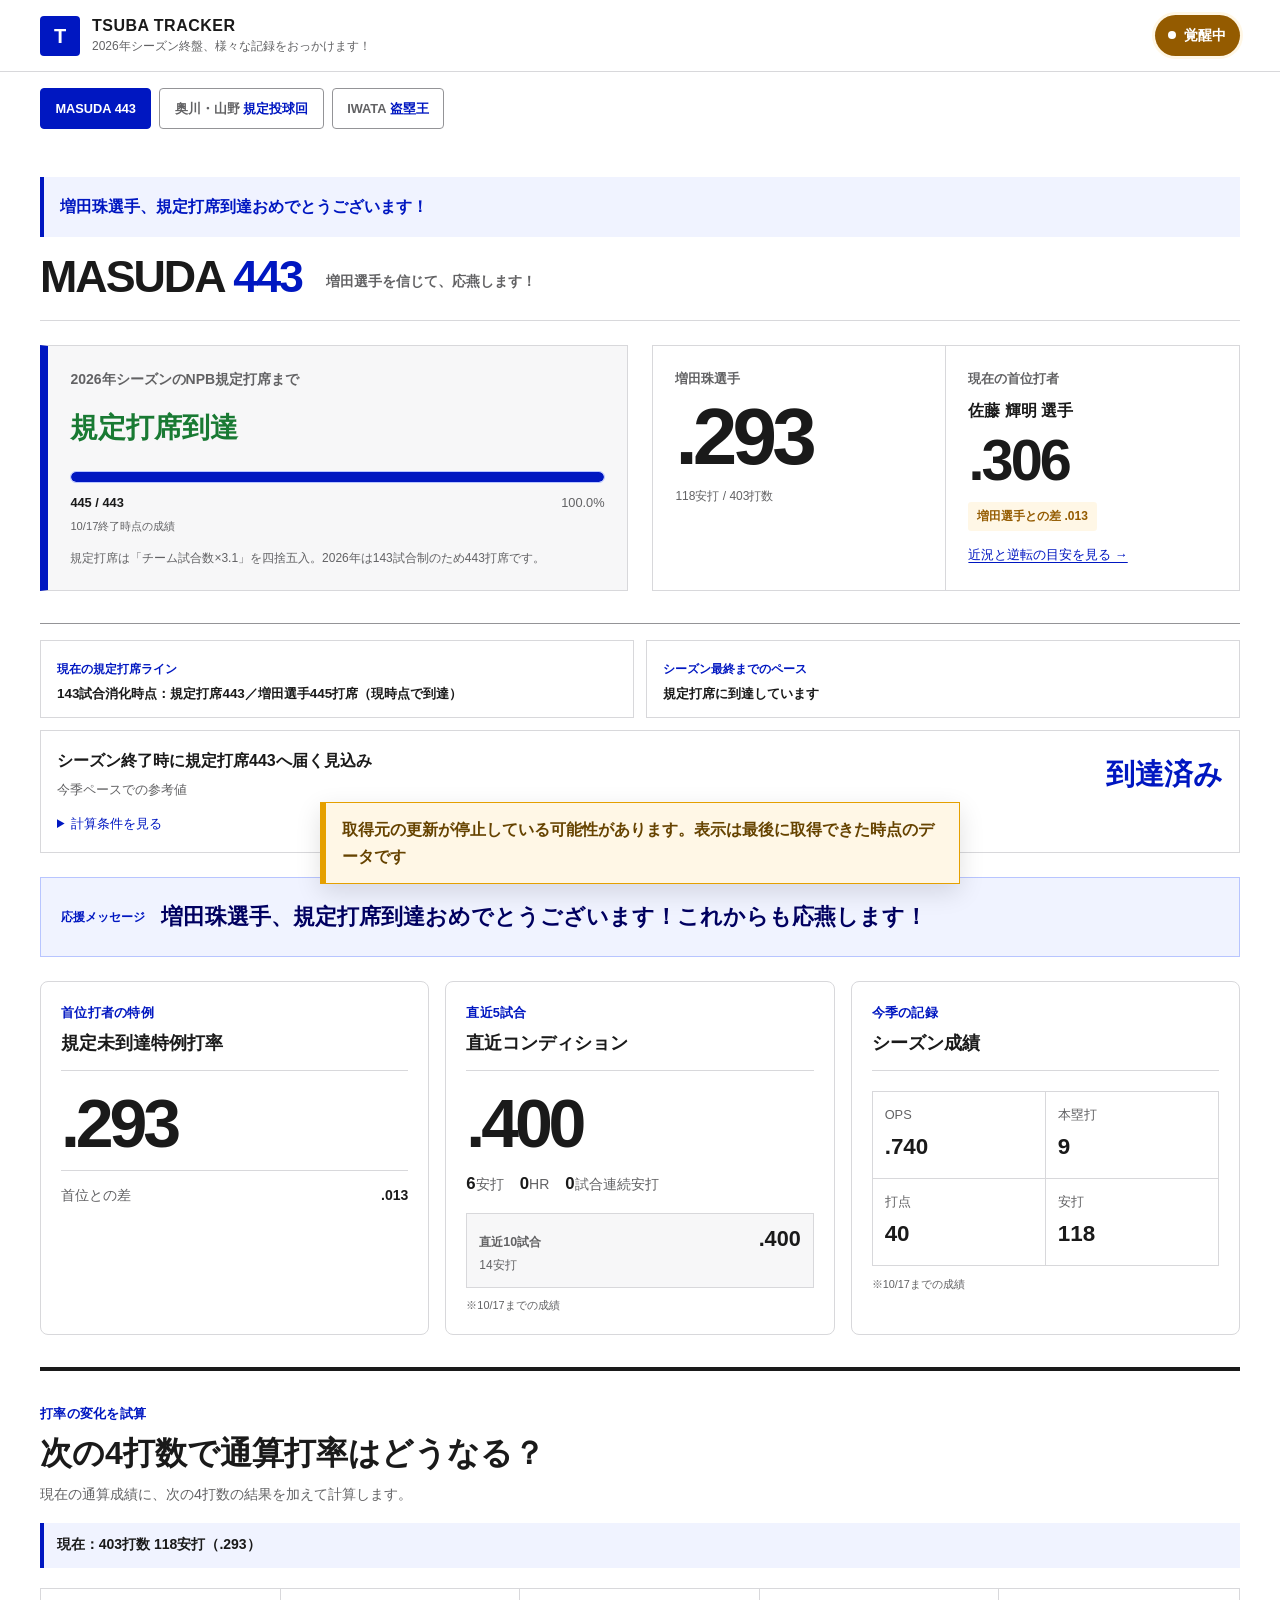
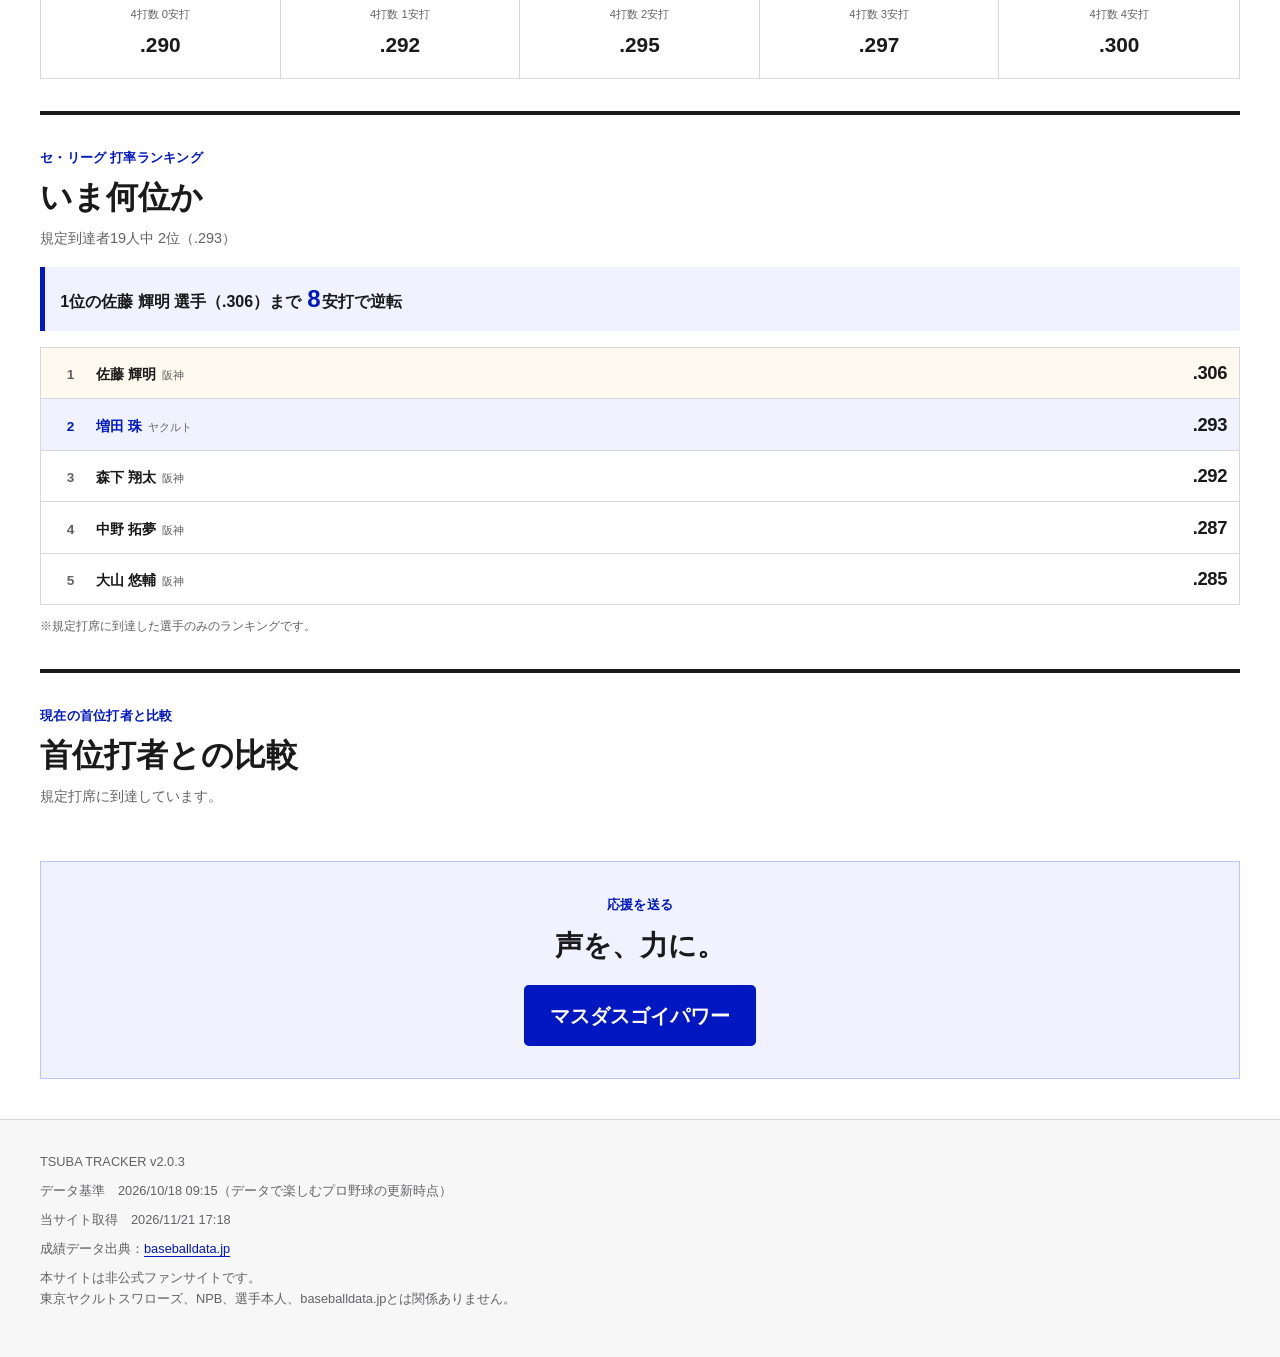
<file: index.html>
<!doctype html>
<html lang="ja">
<head>
  <meta charset="utf-8">
  <meta name="viewport" content="width=device-width, initial-scale=1">
  <meta name="theme-color" content="#ffffff">
  <meta name="description" content="2026年シーズン、増田珠選手の規定打席443到達と首位打者争いを追う非公式応援ダッシュボード。">
  <title>MASUDA 443｜TSUBA TRACKER</title>
  <link rel="icon" type="image/svg+xml" href="data:image/svg+xml,%3Csvg xmlns='http://www.w3.org/2000/svg' viewBox='0 0 64 64'%3E%3Crect width='64' height='64' rx='8' fill='%230017c1'/%3E%3Cpath d='M14 17h36v9H36v21h-8V26H14z' fill='white'/%3E%3C/svg%3E">
  <link rel="stylesheet" href="style.css?v=2.0.3">
  <script src="app.js?v=2.0.3" defer></script>
</head>
<body class="mode-normal">
  <div class="ambient" aria-hidden="true"></div>
  <header class="site-header">
    <a class="brand" href="#top" aria-label="TSUBA TRACKER トップ">
      <span class="brand-mark">T</span>
      <span><strong>TSUBA TRACKER</strong><small>2026年シーズン終盤、様々な記録をおっかけます！</small></span>
    </a>
    <p class="header-status"><span class="status-dot"></span><span id="header-status">データ読込中</span></p>
  </header>

  <nav class="counter-tabs" aria-label="カウンター切替">
    <a href="./" class="is-current" aria-current="page">MASUDA <b>443</b></a>
    <a href="pitchers.html">奥川・山野 <b>規定投球回</b></a>
    <a href="steals.html">IWATA <b>盗塁王</b></a>
  </nav>

  <main id="top">
    <p id="masuda-celebration" class="achievement-message" hidden>増田珠選手、規定打席到達おめでとうございます！</p>
    <section class="scoreboard" aria-labelledby="page-title">
      <div class="scoreboard-copy">
        <p class="eyebrow">規定打席への道</p>
        <h1 id="page-title">MASUDA <span>443</span></h1>
        <p class="creed">増田選手を信じて、応燕します！</p>
      </div>

      <div class="qualification" aria-label="規定打席への進捗">
        <p class="counter-label">2026年シーズンのNPB規定打席まで</p>
        <div id="remaining-block" class="remaining-block">
          <span>あと</span><strong id="remaining-pa">--</strong><span>打席</span>
        </div>
        <p id="reached-label" class="reached-label" hidden>規定打席到達</p>
        <div class="progress-track" role="progressbar" aria-label="規定打席進捗" aria-valuemin="0" aria-valuemax="443" aria-valuenow="0">
          <span id="progress-bar"></span>
        </div>
        <div class="progress-meta"><strong id="pa-progress">--- / 443</strong><span id="progress-percent">--%</span></div>
        <p id="data-basis" class="data-basis" hidden></p>
        <p class="regulation-note">規定打席は「チーム試合数×3.1」を四捨五入。2026年は143試合制のため443打席です。</p>
      </div>

      <div class="first-view-stats">
        <article class="primary-stat">
          <p class="stat-label">増田珠選手</p>
          <strong id="masuda-avg" class="big-average">.---</strong>
          <p id="masuda-detail" class="stat-note">---安打 / ---打数</p>
        </article>
        <article class="leader-stat">
          <p class="stat-label">現在の首位打者</p>
          <strong id="leader-name">---</strong>
          <span id="leader-avg">.---</span>
          <p id="leader-gap" class="gap-chip">増田選手との差 .---</p>
          <a class="race-link" href="#race-title">近況と逆転の目安を見る →</a>
        </article>
      </div>
    </section>

    <section class="pace-summary" aria-label="規定打席への現在地">
      <article>
        <span>現在の規定打席ライン</span>
        <p id="current-qualification">消化試合数に応じた規定打席を計算中</p>
      </article>
      <article>
        <span>シーズン最終までのペース</span>
        <p id="required-pace">残り試合あたりの必要打席数を計算中</p>
      </article>
    </section>

    <section class="qualification-outlook" aria-labelledby="qualification-outlook-title">
      <div class="outlook-heading">
        <div><h2 id="qualification-outlook-title">シーズン終了時に規定打席443へ届く見込み</h2><p id="qualification-outlook-sub">今季ペースでの参考値</p></div>
        <strong id="qualification-chance" aria-live="polite">計算中</strong>
      </div>
      <details><summary>計算条件を見る</summary><p id="qualification-conditions">データを読み込んでいます。</p></details>
    </section>

    <section id="live-strip" class="live-strip" aria-live="polite" hidden>
      <p class="live-index" id="live-title">速報・確定反映待ち</p>
      <p id="live-line" class="live-line">--</p>
      <p id="live-note" class="live-note"></p>
      <ul id="live-entries" class="live-entries"></ul>
      <p class="live-caution">※管理人が観戦しながら手入力した暫定値です。取得元の確定成績への反映を確認したら、この欄は消えます。更新が遅れている場合は対象日の速報を保持します。</p>
    </section>

    <section class="message-strip" aria-live="polite">
      <span class="message-index">応援メッセージ</span>
      <p id="main-message">増田選手の一打を待っています。</p>
    </section>

    <section class="dashboard-grid" aria-label="現在のコンディション">
      <article class="panel adjusted-panel">
        <div class="panel-heading"><p class="eyebrow">首位打者の特例</p><h2>規定未到達特例打率</h2></div>
        <strong id="adjusted-avg" class="panel-value">.---</strong>
        <p id="adjusted-note" class="panel-note">不足打席をすべて凡退扱いした場合</p>
        <div class="panel-footer"><span id="adjusted-state">首位との差</span><strong id="adjusted-gap">.---</strong></div>
      </article>

      <article class="panel recent-panel">
        <div class="panel-heading"><p class="eyebrow">直近5試合</p><h2>直近コンディション</h2></div>
        <strong id="last5-avg" class="panel-value">.---</strong>
        <div class="recent-numbers">
          <span><strong id="last5-hits">-</strong>安打</span>
          <span><strong id="last5-hr">-</strong>HR</span>
          <span><strong id="hit-streak">-</strong>試合連続安打</span>
        </div>
        <div class="last10-summary"><span>直近10試合</span><strong id="last10-avg">.---</strong><small id="last10-hits">--安打</small></div>
        <p id="recent-basis-note" class="basis-note"></p>
      </article>

      <article class="panel season-panel">
        <div class="panel-heading"><p class="eyebrow">今季の記録</p><h2>シーズン成績</h2></div>
        <dl class="stat-list">
          <div><dt>OPS</dt><dd id="season-ops">.---</dd></div>
          <div><dt>本塁打</dt><dd id="season-hr">--</dd></div>
          <div><dt>打点</dt><dd id="season-rbi">--</dd></div>
          <div><dt>安打</dt><dd id="season-hits">---</dd></div>
        </dl>
        <p id="season-basis-note" class="basis-note"></p>
      </article>
    </section>

    <section class="sim-section" aria-labelledby="quick-sim-title">
      <div class="section-heading"><p class="eyebrow">打率の変化を試算</p><h2 id="quick-sim-title">次の4打数で通算打率はどうなる？</h2><p>現在の通算成績に、次の4打数の結果を加えて計算します。</p></div>
      <p id="quick-sim-context" class="quick-sim-context">現在の通算成績を読み込んでいます。</p>
      <div id="quick-sim" class="quick-sim" aria-live="polite"></div>
    </section>

    <section class="sim-section average-race" aria-labelledby="race-board-title">
      <div class="section-heading">
        <p class="eyebrow">セ・リーグ 打率ランキング</p>
        <h2 id="race-board-title">いま何位か</h2>
        <p id="race-board-lead">順位を読み込んでいます。</p>
      </div>
      <p id="race-board-next" class="board-next"></p>
      <ol id="race-board" class="board-list" aria-live="polite"></ol>
      <p class="board-note">※規定打席に到達した選手のみのランキングです。</p>
    </section>

    <section class="sim-section title-race" aria-labelledby="race-title">
      <div class="section-heading">
        <p class="eyebrow">現在の首位打者と比較</p>
        <h2 id="race-title">首位打者との比較</h2>
        <p id="race-assumption">残り打席をもとに計算しています。</p>
      </div>
      <p id="race-assumption-note" class="race-assumption-note">※四球・死球・犠打などは打数に含まれないため</p>
      <div id="race-compare" class="race-compare" aria-live="polite"></div>
    </section>

    <section class="cheer-section" aria-labelledby="cheer-title">
      <p class="eyebrow">応援を送る</p>
      <h2 id="cheer-title">声を、力に。</h2>
      <button id="cheer-button" class="cheer-button" type="button">マスダスゴイパワー</button>
      <div id="cheer-layer" class="cheer-layer" aria-hidden="true"></div>
    </section>
  </main>

  <footer>
    <p class="site-version">TSUBA TRACKER v2.0.3</p>
    <p>データ基準　<time id="source-updated-at-foot">----</time>（データで楽しむプロ野球の更新時点）</p>
    <p>当サイト取得　<time id="updated-at">----</time></p>
    <p>成績データ出典：<a href="https://baseballdata.jp/" target="_blank" rel="noopener noreferrer">baseballdata.jp</a></p>
    <p>本サイトは非公式ファンサイトです。<br>東京ヤクルトスワローズ、NPB、選手本人、baseballdata.jpとは関係ありません。</p>
  </footer>

  <div id="load-error" class="load-error" role="alert" hidden>データ更新待ち</div>
</body>
</html>
</file>
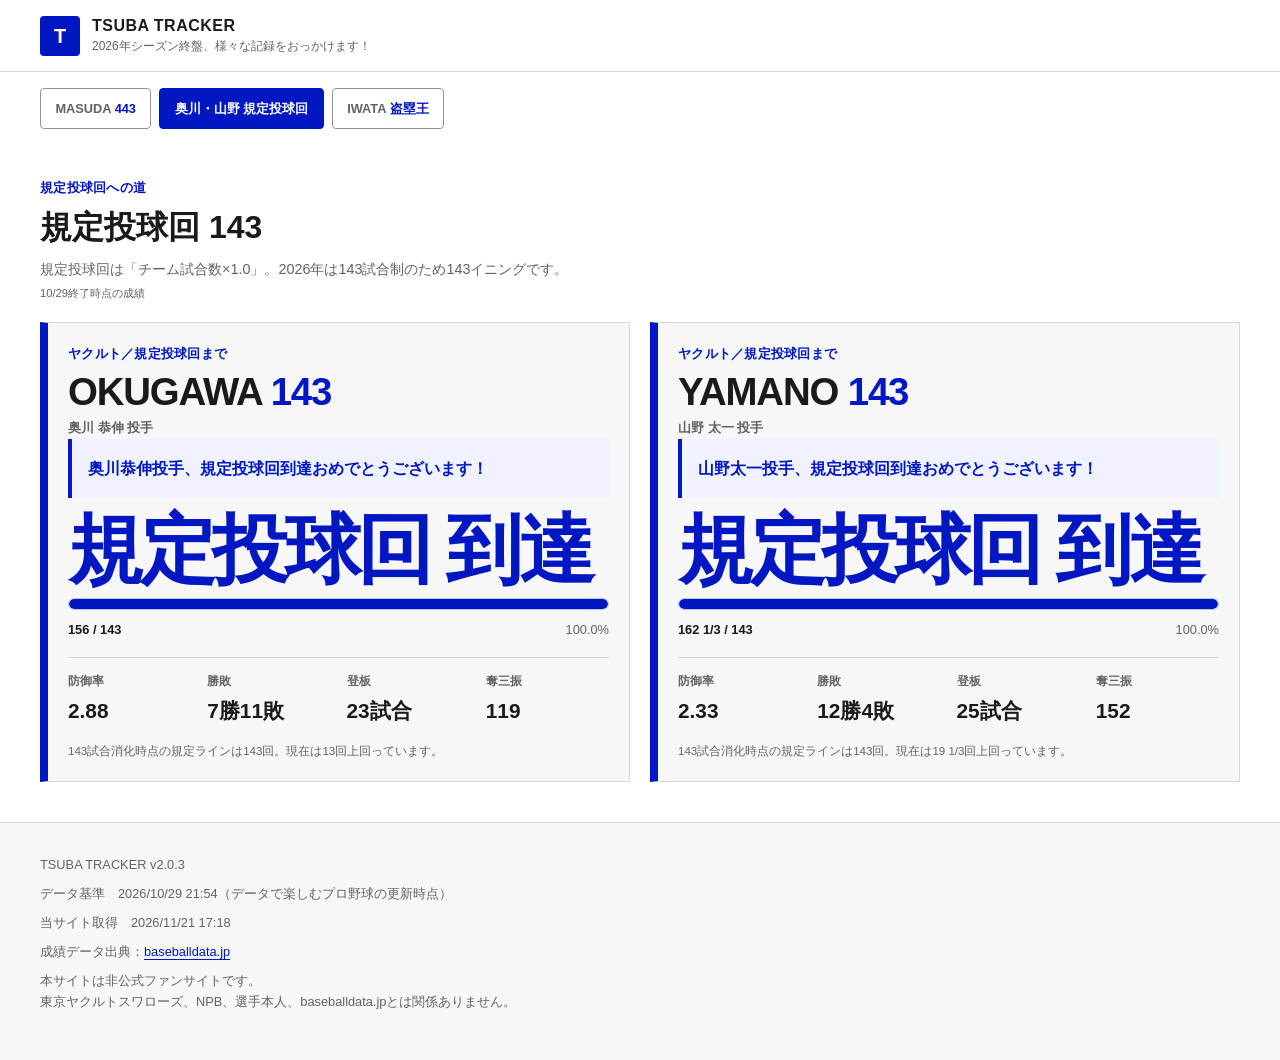
<file: pitchers.html>
<!doctype html>
<html lang="ja">
<head>
  <meta charset="utf-8">
  <meta name="viewport" content="width=device-width, initial-scale=1">
  <meta name="theme-color" content="#ffffff">
  <meta name="description" content="2026年シーズン、奥川恭伸投手・山野太一投手の規定投球回143到達を追う非公式応援ダッシュボード。">
  <title>OKUGAWA 143 ／ YAMANO 143｜TSUBA TRACKER</title>
  <link rel="icon" type="image/svg+xml" href="data:image/svg+xml,%3Csvg xmlns='http://www.w3.org/2000/svg' viewBox='0 0 64 64'%3E%3Crect width='64' height='64' rx='8' fill='%230017c1'/%3E%3Cpath d='M14 17h36v9H36v21h-8V26H14z' fill='white'/%3E%3C/svg%3E">
  <link rel="stylesheet" href="style.css?v=2.0.3">
  <script src="pitchers.js?v=2.0.3" defer></script>
</head>
<body class="mode-normal">
  <header class="site-header">
    <a class="brand" href="./" aria-label="TSUBA TRACKER トップ">
      <span class="brand-mark">T</span>
      <span><strong>TSUBA TRACKER</strong><small>2026年シーズン終盤、様々な記録をおっかけます！</small></span>
    </a>
  </header>

  <nav class="counter-tabs" aria-label="カウンター切替">
    <a href="./">MASUDA <b>443</b></a>
    <a href="pitchers.html" class="is-current" aria-current="page">奥川・山野 <b>規定投球回</b></a>
    <a href="steals.html">IWATA <b>盗塁王</b></a>
  </nav>

  <main id="top">
    <div class="section-heading pitchers-heading">
      <p class="eyebrow">規定投球回への道</p>
      <h1 id="page-title">規定投球回 143</h1>
      <p>規定投球回は「チーム試合数×1.0」。2026年は143試合制のため143イニングです。</p>
    </div>
    <p id="pitchers-basis" class="data-basis"></p>

    <div id="pitchers" class="pitcher-list" aria-live="polite">
      <p class="pitcher-loading">投手成績を読み込んでいます。</p>
    </div>
  </main>

  <footer>
    <p class="site-version">TSUBA TRACKER v2.0.3</p>
    <p>データ基準　<time id="source-updated-at-foot">----</time>（データで楽しむプロ野球の更新時点）</p>
    <p>当サイト取得　<time id="updated-at">----</time></p>
    <p>成績データ出典：<a href="https://baseballdata.jp/" target="_blank" rel="noopener noreferrer">baseballdata.jp</a></p>
    <p>本サイトは非公式ファンサイトです。<br>東京ヤクルトスワローズ、NPB、選手本人、baseballdata.jpとは関係ありません。</p>
  </footer>

  <div id="load-error" class="load-error" role="alert" hidden>データ更新待ち</div>
</body>
</html>
</file>
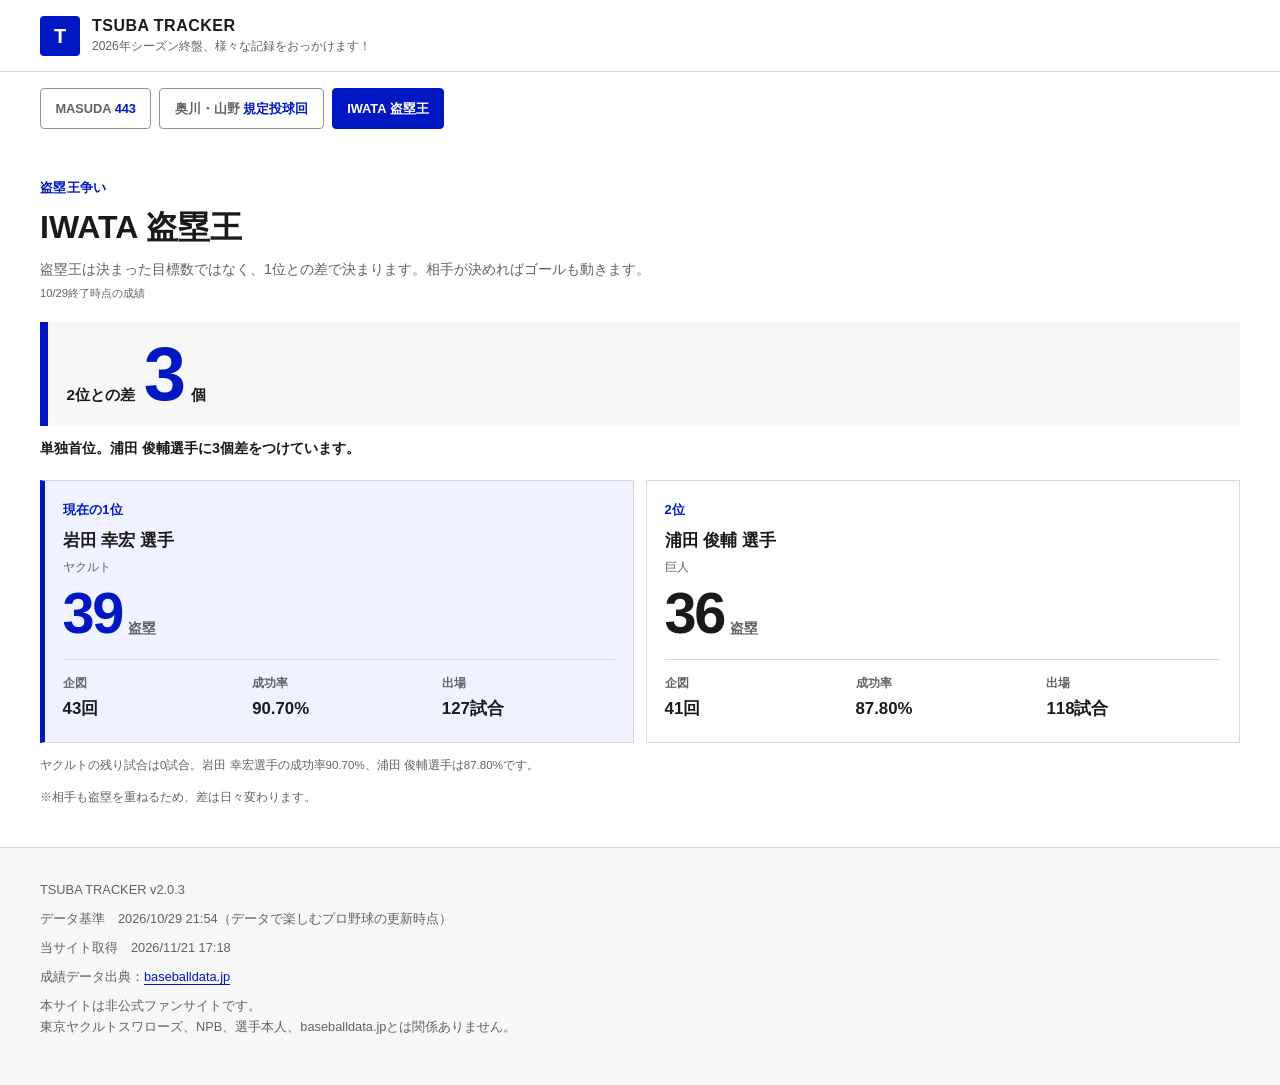
<file: steals.html>
<!doctype html>
<html lang="ja">
<head>
  <meta charset="utf-8">
  <meta name="viewport" content="width=device-width, initial-scale=1">
  <meta name="theme-color" content="#ffffff">
  <meta name="description" content="2026年シーズン、岩田幸宏選手の盗塁王争いを追う非公式応援ダッシュボード。">
  <title>IWATA 盗塁王｜TSUBA TRACKER</title>
  <link rel="icon" type="image/svg+xml" href="data:image/svg+xml,%3Csvg xmlns='http://www.w3.org/2000/svg' viewBox='0 0 64 64'%3E%3Crect width='64' height='64' rx='8' fill='%230017c1'/%3E%3Cpath d='M14 17h36v9H36v21h-8V26H14z' fill='white'/%3E%3C/svg%3E">
  <link rel="stylesheet" href="style.css?v=2.0.3">
  <script src="steals.js?v=2.0.3" defer></script>
</head>
<body class="mode-normal">
  <header class="site-header">
    <a class="brand" href="./" aria-label="TSUBA TRACKER トップ">
      <span class="brand-mark">T</span>
      <span><strong>TSUBA TRACKER</strong><small>2026年シーズン終盤、様々な記録をおっかけます！</small></span>
    </a>
  </header>

  <nav class="counter-tabs" aria-label="カウンター切替">
    <a href="./">MASUDA <b>443</b></a>
    <a href="pitchers.html">奥川・山野 <b>規定投球回</b></a>
    <a href="steals.html" class="is-current" aria-current="page">IWATA <b>盗塁王</b></a>
  </nav>

  <main id="top">
    <div class="section-heading pitchers-heading">
      <p class="eyebrow">盗塁王争い</p>
      <h1 id="page-title">IWATA 盗塁王</h1>
      <p>盗塁王は決まった目標数ではなく、1位との差で決まります。相手が決めればゴールも動きます。</p>
    </div>
    <p id="steals-basis" class="data-basis"></p>

    <div id="steals" class="steal-wrap" aria-live="polite">
      <p class="pitcher-loading">盗塁成績を読み込んでいます。</p>
    </div>
  </main>

  <footer>
    <p class="site-version">TSUBA TRACKER v2.0.3</p>
    <p>データ基準　<time id="source-updated-at-foot">----</time>（データで楽しむプロ野球の更新時点）</p>
    <p>当サイト取得　<time id="updated-at">----</time></p>
    <p>成績データ出典：<a href="https://baseballdata.jp/" target="_blank" rel="noopener noreferrer">baseballdata.jp</a></p>
    <p>本サイトは非公式ファンサイトです。<br>東京ヤクルトスワローズ、NPB、選手本人、baseballdata.jpとは関係ありません。</p>
  </footer>

  <div id="load-error" class="load-error" role="alert" hidden>データ更新待ち</div>
</body>
</html>
</file>
<file: style.css>
:root {
  color-scheme: light;
  --blue-1200: #000060;
  --blue-1000: #0017c1;
  --blue-900: #0031d8;
  --blue-50: #f0f3ff;
  --blue-100: #e8edff;
  --ink: #1a1a1a;
  --ink-subtle: #626264;
  --border: #d8d8db;
  --border-strong: #949497;
  --surface: #ffffff;
  --surface-subtle: #f7f7f8;
  --success: #197a33;
  --success-bg: #edf7f0;
  --warning: #945b00;
  --warning-bg: #fff7e6;
  --focus: #ffd43b;
  --status: var(--blue-1000);
  --status-bg: var(--blue-50);
  --max-width: 75rem;
  --radius: .5rem;
}

* { box-sizing: border-box; }
html { scroll-behavior: smooth; }
body {
  min-width: 320px;
  margin: 0;
  background: var(--surface);
  color: var(--ink);
  font-family: "Noto Sans JP", "Hiragino Kaku Gothic ProN", "Yu Gothic", Meiryo, sans-serif;
  font-size: 1rem;
  line-height: 1.7;
  text-rendering: optimizeLegibility;
}
button, input { font: inherit; }
a { color: var(--blue-1000); text-underline-offset: .2em; }
button, summary, a { -webkit-tap-highlight-color: transparent; }
:focus-visible { outline: 3px solid var(--focus); outline-offset: 3px; }
[hidden] { display: none !important; }

.ambient { display: none; }

.site-header {
  min-height: 4.5rem;
  display: flex;
  align-items: center;
  justify-content: space-between;
  gap: 1rem;
  padding: .75rem max(1rem, calc((100% - var(--max-width)) / 2));
  border-bottom: 1px solid var(--border);
  background: var(--surface);
}
.brand {
  display: flex;
  align-items: center;
  gap: .75rem;
  color: var(--ink);
  text-decoration: none;
}
.brand-mark {
  display: grid;
  place-items: center;
  width: 2.5rem;
  height: 2.5rem;
  border-radius: .25rem;
  background: var(--blue-1000);
  color: #fff;
  font-size: 1.25rem;
  font-weight: 700;
}
.brand strong { display: block; font-size: 1rem; line-height: 1.3; letter-spacing: .03em; white-space: nowrap; }
.brand small { display: block; margin-top: .05rem; color: var(--ink-subtle); font-size: .75rem; line-height: 1.4; white-space: nowrap; }
.header-status {
  display: inline-flex;
  align-items: center;
  gap: .5rem;
  margin: 0;
  padding: .5rem .85rem;
  border-radius: 999px;
  background: var(--status);
  color: #fff;
  font-size: .9rem;
  font-weight: 700;
  box-shadow: 0 0 0 3px var(--status-bg);
}
.status-dot { width: .5rem; height: .5rem; border-radius: 50%; background: currentColor; }

main { width: min(100% - 2rem, var(--max-width)); margin: 1rem auto 0; }
/* カウンター切替タブ。横に並べきれない幅では横スクロールさせる */
.counter-tabs { display: flex; gap: .5rem; width: min(100% - 2rem, var(--max-width)); margin: 1rem auto 0; overflow-x: auto; }
.counter-tabs a { flex: 0 0 auto; padding: .55rem .9rem; border: 1px solid var(--border-strong); border-radius: .25rem; background: var(--surface); color: var(--ink-subtle); font-size: .8rem; font-weight: 700; text-decoration: none; white-space: nowrap; }
.counter-tabs a b { color: var(--blue-1000); }
.counter-tabs a.is-current { border-color: var(--blue-1000); background: var(--blue-1000); color: #fff; }
.counter-tabs a.is-current b { color: #fff; }

/* 盗塁王争い。固定目標がないので「差」を主役に出す */
.steal-wrap { margin-top: 1.25rem; }
.steal-headline { display: flex; align-items: baseline; gap: .55rem; padding: 1rem 1.15rem; border-left: .5rem solid var(--blue-1000); background: var(--surface-subtle); }
.steal-headline span { color: var(--ink); font-size: .95rem; font-weight: 700; }
.steal-headline strong { color: var(--blue-1000); font-size: clamp(3rem, 16vw, 4.75rem); font-weight: 700; line-height: .95; letter-spacing: -.05em; }
.steal-lead { font-size: clamp(1.5rem, 7vw, 2.25rem) !important; color: var(--success) !important; letter-spacing: -.02em; }
.steal-note-lead { margin: .7rem 0 0; color: var(--ink); font-size: .9rem; font-weight: 700; line-height: 1.6; }
.steal-pair { display: grid; gap: .75rem; margin-top: 1.25rem; }
.steal-card { padding: 1.1rem; border: 1px solid var(--border); background: #fff; }
.steal-card-chaser { border-left: .35rem solid var(--blue-1000); background: var(--blue-50); }
.steal-name { margin: .15rem 0 0; color: var(--ink); font-size: 1.05rem; font-weight: 700; }
.steal-team { margin: .1rem 0 0; color: var(--ink-subtle); font-size: .75rem; }
.steal-count { display: flex; align-items: baseline; gap: .4rem; margin: .5rem 0 0; }
.steal-count strong { color: var(--ink); font-size: clamp(2.6rem, 13vw, 3.6rem); font-weight: 700; line-height: 1; letter-spacing: -.04em; }
.steal-card-chaser .steal-count strong { color: var(--blue-1000); }
.steal-count span { color: var(--ink-subtle); font-size: .85rem; font-weight: 700; }
.steal-card .steal-stats { grid-template-columns: repeat(3, minmax(0, 1fr)); }
.steal-card .steal-stats dd { font-size: 1.05rem; }
@media (min-width: 48rem) {
  .steal-pair { grid-template-columns: 1fr 1fr; }
}

.pitchers-heading { width: min(100%, var(--max-width)); margin-top: 1.5rem; }
.pitchers-heading h1 { font-size: clamp(1.5rem, 6vw, 2rem); line-height: 1.4; white-space: normal; letter-spacing: normal; }
.pitcher-list { display: grid; gap: 1.25rem; margin-top: 1.25rem; }
.pitcher-card { padding: 1.25rem; border: 1px solid var(--border); border-left: .5rem solid var(--blue-1000); background: var(--surface-subtle); scroll-margin-top: 1rem; }
.pitcher-title { margin: .1rem 0 0; color: var(--ink); font-size: clamp(1.6rem, 8vw, 2.4rem); font-weight: 700; line-height: 1.1; letter-spacing: -.03em; }
.pitcher-title span { color: var(--blue-1000); }
.pitcher-name { margin: .25rem 0 0; color: var(--ink-subtle); font-size: .8rem; font-weight: 700; }
.pitcher-counter { display: flex; align-items: baseline; gap: .6rem; margin: .9rem 0 .75rem; }
.pitcher-counter span { color: var(--ink); font-size: .95rem; font-weight: 700; }
.pitcher-counter strong { color: var(--blue-1000); font-size: clamp(3rem, 16vw, 4.75rem); font-weight: 700; line-height: .95; letter-spacing: -.05em; }
.pitcher-reached { color: var(--success); font-size: clamp(1.5rem, 7vw, 2.25rem); letter-spacing: -.02em; }
.pitcher-stats { display: grid; grid-template-columns: repeat(2, minmax(0, 1fr)); gap: .6rem 1rem; margin: 1rem 0 0; padding: .9rem 0 0; border-top: 1px solid var(--border); }
.pitcher-stat dt { color: var(--ink-subtle); font-size: .72rem; font-weight: 700; }
.pitcher-stat dd { margin: .1rem 0 0; color: var(--ink); font-size: 1.3rem; font-weight: 700; }
.pitcher-note { margin: .85rem 0 0; color: var(--ink-subtle); font-size: .72rem; line-height: 1.6; }
.pitcher-loading { margin: 0; color: var(--ink-subtle); font-size: .875rem; }
@media (min-width: 48rem) {
  .pitcher-list { grid-template-columns: 1fr 1fr; }
  .pitcher-stats { grid-template-columns: repeat(4, minmax(0, 1fr)); }
}

.scoreboard {
  display: grid;
  gap: 1.5rem;
  padding-bottom: 2rem;
  border-bottom: 1px solid var(--border-strong);
}
.scoreboard-copy {
  position: relative;
  padding-bottom: 1rem;
  border-bottom: 4px solid var(--blue-1000);
}
.eyebrow {
  margin: 0 0 .4rem;
  color: var(--blue-1000);
  font-size: .8rem;
  font-weight: 700;
  letter-spacing: .02em;
}
h1, h2, p { overflow-wrap: anywhere; }
h1 {
  margin: 0;
  color: var(--ink);
  font-size: clamp(2.6rem, 12vw, 4.35rem);
  font-weight: 700;
  line-height: 1.05;
  letter-spacing: -.045em;
  overflow-wrap: normal;
  word-break: keep-all;
  white-space: nowrap;
}
h1 span { display: block; color: var(--blue-1000); }
/* スマホでは h1 の2行目「443」の右隣に1行で並べたいので、
   h1 のボックス内に絶対配置して最終行の高さに合わせる。
   幅が狭い端末では vw で縮めて折り返しを防ぐ。 */
.creed {
  position: absolute;
  right: 0;
  bottom: 1rem;
  margin: 0;
  color: var(--ink-subtle);
  font-size: min(.8rem, 3.5vw);
  font-weight: 600;
  line-height: 1.4;
  white-space: nowrap;
}

.qualification {
  padding: 1.25rem;
  border: 1px solid var(--border);
  border-left: .5rem solid var(--blue-1000);
  background: var(--surface-subtle);
}
.counter-label { margin: 0; color: var(--ink-subtle); font-size: .875rem; font-weight: 700; }
.remaining-block { display: flex; align-items: baseline; gap: .65rem; margin: .25rem 0 .75rem; }
.remaining-block span { color: var(--ink); font-weight: 700; }
.remaining-block strong {
  color: var(--blue-1000);
  font-size: clamp(4.5rem, 22vw, 7.5rem);
  font-weight: 700;
  font-variant-numeric: tabular-nums;
  letter-spacing: -.07em;
  line-height: .95;
}
.reached-label { margin: .75rem 0 1.25rem; color: var(--success); font-size: 1.75rem; font-weight: 700; }
.progress-track { height: .75rem; overflow: hidden; border: 1px solid #b8c5ff; border-radius: 999px; background: #e1e7ff; }
.progress-track span { display: block; width: 0; height: 100%; border-radius: inherit; background: var(--blue-1000); transition: width .6s ease; }
.progress-meta { display: flex; justify-content: space-between; gap: 1rem; margin-top: .55rem; color: var(--ink-subtle); font-size: .8rem; }
.progress-meta strong { color: var(--ink); }
/* 大きな数字がいつ時点のものかを一行だけ添える。スペースを食わないよう最小限にする */
.data-basis { margin: .3rem 0 0; color: var(--ink-subtle); font-size: .7rem; line-height: 1.4; }
.regulation-note { margin: .9rem 0 0; color: var(--ink-subtle); font-size: .75rem; line-height: 1.6; }

.qualification-outlook { margin-top: .75rem; padding: 1rem; border: 1px solid var(--border); background: var(--surface); }
.outlook-heading { display: flex; flex-wrap: wrap; align-items: center; justify-content: space-between; gap: .75rem 1.5rem; }
.outlook-heading h2 { margin: 0; font-size: 1rem; }
.outlook-heading p { margin: .3rem 0 0; font-size: .8rem; color: var(--ink-subtle); }
.outlook-heading > strong { color: var(--blue-1000); font-size: 1.8rem; white-space: nowrap; }
.qualification-outlook details { margin-top: .75rem; font-size: .84rem; line-height: 1.7; }
.qualification-outlook summary { cursor: pointer; color: var(--blue-1000); }
.qualification-outlook details p { margin-bottom: 0; }
.achievement-message { margin: 0 0 1rem; padding: 1rem; border-left: .25rem solid var(--blue-1000); background: #f0f3ff; color: var(--blue-1000); font-size: 1rem; font-weight: 700; line-height: 1.7; overflow-wrap: anywhere; }
.pace-summary { display: grid; gap: .75rem; margin: 1rem 0 0; }
.pace-summary article { padding: .8rem 1rem; border: 1px solid var(--border); background: var(--surface); }
.pace-summary span { color: var(--blue-1000); font-size: .72rem; font-weight: 700; }
.pace-summary p { margin: .15rem 0 0; color: var(--ink); font-size: .84rem; font-weight: 700; line-height: 1.55; }

.first-view-stats { display: grid; grid-template-columns: 1fr 1fr; border: 1px solid var(--border); }
.primary-stat, .leader-stat { min-width: 0; padding: 1rem; background: var(--surface); }
.primary-stat { border-right: 1px solid var(--border); }
.stat-label { margin: 0 0 .45rem; color: var(--ink-subtle); font-size: .8rem; font-weight: 700; }
.big-average { display: block; color: var(--ink); font-size: clamp(2.8rem, 14vw, 5rem); font-weight: 700; line-height: 1; letter-spacing: -.06em; }
.stat-note { margin: .55rem 0 0; color: var(--ink-subtle); font-size: .75rem; }
.leader-stat > strong { display: block; overflow: hidden; color: var(--ink); font-size: 1rem; text-overflow: ellipsis; white-space: nowrap; }
.leader-stat > span { display: block; margin-top: .2rem; color: var(--ink); font-size: clamp(2.1rem, 10vw, 3.6rem); font-weight: 700; line-height: 1.15; letter-spacing: -.05em; }
.gap-chip { display: inline-block; margin: .55rem 0 0; padding: .25rem .55rem; border-radius: .2rem; background: var(--warning-bg); color: var(--warning); font-size: .75rem; font-weight: 700; }
.form-god { background: #fff0c2; color: #704000; }
.form-hot { background: var(--success-bg); color: var(--success); }
.form-normal, .form-neutral { background: var(--blue-50); color: var(--blue-1000); }
.form-cold { background: #f1f2f3; color: #4b5563; }

/* 手入力の速報帯。確定値と混同されないよう、色と注記で明確に分ける */
.live-strip { margin-top: 1.25rem; padding: .9rem 1rem; border: 1px solid #e5c27a; border-left: .35rem solid #e5a000; background: #fffaf0; }
.live-index { margin: 0; color: #8a5a00; font-size: .72rem; font-weight: 700; letter-spacing: .04em; }
.live-line { margin: .25rem 0 0; color: var(--ink); font-size: 1.35rem; font-weight: 700; line-height: 1.3; }
.live-note { margin: .15rem 0 0; color: var(--ink-subtle); font-size: .78rem; }
.live-note:empty { display: none; }
.live-entries { display: flex; flex-wrap: wrap; gap: .3rem .5rem; margin: .6rem 0 0; padding: 0; list-style: none; }
.live-entries li { padding: .15rem .45rem; border: 1px solid #e5c27a; border-radius: .2rem; background: #fff; color: var(--ink); font-size: .72rem; font-weight: 700; }
.live-caution { margin: .6rem 0 0; color: var(--ink-subtle); font-size: .7rem; line-height: 1.5; }

.message-strip {
  display: grid;
  grid-template-columns: auto 1fr;
  align-items: center;
  gap: 1rem;
  min-height: 5rem;
  margin: 1.5rem 0;
  padding: 1rem 1.25rem;
  border: 1px solid #b8c5ff;
  background: var(--blue-50);
}
.message-strip p { margin: 0; color: var(--blue-1200); font-size: clamp(1rem, 4.5vw, 1.35rem); font-weight: 700; line-height: 1.5; }
.message-index { color: var(--blue-1000); font-size: .75rem; font-weight: 700; }

.dashboard-grid { display: grid; gap: 1rem; }
.panel {
  padding: 1.25rem;
  border: 1px solid var(--border);
  border-radius: var(--radius);
  background: var(--surface);
}
.panel-heading { padding-bottom: .8rem; border-bottom: 1px solid var(--border); }
.panel-heading h2 { margin: 0; color: var(--ink); font-size: 1.125rem; line-height: 1.5; }
.panel-value { display: block; margin: 1.25rem 0 .9rem; color: var(--ink); font-size: clamp(3.5rem, 18vw, 5.25rem); font-weight: 700; line-height: .95; letter-spacing: -.06em; }
/* パネルの大きな数字が何を表すかを補足する小さな注記 */
/* そのパネルの数字がいつまでの成績かを示す断り書き */
.basis-note { margin: .65rem 0 0; color: var(--ink-subtle); font-size: .68rem; line-height: 1.45; }
.basis-note:empty { display: none; }
.panel-note { margin: -.5rem 0 .9rem; color: var(--ink-subtle); font-size: .75rem; line-height: 1.5; }
.panel-footer { display: flex; justify-content: space-between; gap: 1rem; padding-top: .8rem; border-top: 1px solid var(--border); color: var(--ink-subtle); font-size: .875rem; }
.panel-footer strong { color: var(--ink); }
.recent-numbers { display: flex; flex-wrap: wrap; gap: .5rem 1rem; color: var(--ink-subtle); font-size: .875rem; }
.recent-numbers strong { color: var(--ink); font-size: 1.05rem; }
.last10-summary { display: grid; grid-template-columns: 1fr auto; align-items: baseline; gap: .1rem .75rem; margin-top: .9rem; padding: .75rem; border: 1px solid var(--border); background: var(--surface-subtle); }
.last10-summary span { color: var(--ink-subtle); font-size: .78rem; font-weight: 700; }
.last10-summary strong { color: var(--ink); font-size: 1.35rem; line-height: 1.2; }
.last10-summary small { grid-column: 1 / -1; color: var(--ink-subtle); font-size: .75rem; }
.stat-list { display: grid; grid-template-columns: 1fr 1fr; gap: 1px; margin: 1.25rem 0 0; border: 1px solid var(--border); background: var(--border); }
.stat-list div { padding: .75rem; background: var(--surface); }
.stat-list dt { color: var(--ink-subtle); font-size: .8rem; }
.stat-list dd { margin: .15rem 0 0; color: var(--ink); font-size: 1.4rem; font-weight: 700; }

.sim-section {
  margin-top: 2rem;
  padding: 1.5rem 0 0;
  border-top: 4px solid var(--ink);
}
.section-heading h2 { margin: 0; color: var(--ink); font-size: clamp(1.5rem, 6vw, 2rem); line-height: 1.4; }
.section-heading > p:last-child { margin: .4rem 0 0; color: var(--ink-subtle); font-size: .9rem; }
.quick-sim-context { margin: 1rem 0 0; padding: .65rem .8rem; border-left: .3rem solid var(--blue-1000); background: var(--blue-50); color: var(--ink); font-size: .875rem; font-weight: 700; }
.quick-sim { display: grid; grid-template-columns: repeat(2, minmax(0, 1fr)); margin-top: 1.25rem; border: 1px solid var(--border); }
.sim-cell { min-width: 0; padding: .75rem .2rem; border-right: 1px solid var(--border); border-bottom: 1px solid var(--border); background: var(--surface); text-align: center; }
.sim-cell:nth-child(2n) { border-right: 0; }
.sim-cell:last-child { grid-column: 1 / -1; border-right: 0; border-bottom: 0; }
.sim-cell span { display: block; color: var(--ink-subtle); font-size: .7rem; white-space: nowrap; }
.sim-cell strong { display: block; margin-top: .2rem; color: var(--ink); font-size: clamp(.9rem, 4vw, 1.3rem); font-weight: 700; }
/* 打率ランキング。増田選手の行だけ強調し、すぐ上の相手が分かるようにする */
.board-next { margin: 1rem 0 0; padding: .8rem .95rem; border-left: .35rem solid var(--blue-1000); background: var(--blue-50); color: var(--ink); font-size: 1rem; font-weight: 700; line-height: 1.6; }
.board-next strong { color: var(--blue-1000); font-size: 1.5rem; margin: 0 .1rem; }
.board-next:empty { display: none; }
.board-list { margin: 1rem 0 0; padding: 0; list-style: none; border: 1px solid var(--border); }
.board-row { display: grid; grid-template-columns: 2.2rem 1fr auto; align-items: baseline; gap: .5rem; padding: .6rem .75rem; border-bottom: 1px solid var(--border); background: #fff; }
.board-row:last-child { border-bottom: 0; }
.board-row-self { background: var(--blue-50); }
.board-row-target { background: #fffaf0; }
.board-rank { color: var(--ink-subtle); font-size: .85rem; font-weight: 700; text-align: center; }
.board-row-self .board-rank, .board-row-self .board-name { color: var(--blue-1000); }
.board-name { min-width: 0; overflow: hidden; font-size: .9rem; font-weight: 700; text-overflow: ellipsis; white-space: nowrap; }
.board-team { margin-left: .35rem; color: var(--ink-subtle); font-size: .7rem; font-weight: 400; }
.board-avg { color: var(--ink); font-size: 1.15rem; font-weight: 700; letter-spacing: -.02em; }
.board-note { margin: .75rem 0 0; color: var(--ink-subtle); font-size: .72rem; }

.race-assumption-note { margin: .35rem 0 0; color: var(--ink-subtle); font-size: .75rem; line-height: 1.5; }
.race-compare { display: grid; gap: .75rem; margin-top: 1.25rem; }
.compare-card { display: flex; flex-direction: column; padding: 1rem; border: 1px solid var(--border); border-top: .35rem solid var(--blue-1000); background: #fff; }
.compare-card-pace { border-top-color: #e5a000; }
.compare-index { margin: 0; color: var(--ink-subtle); font-size: .75rem; font-weight: 700; }
.compare-title { margin: .15rem 0 .9rem; color: var(--ink); font-size: 1.0625rem; line-height: 1.5; }
.compare-block { padding: .7rem .8rem; border-left: .25rem solid var(--border-strong); background: var(--surface-subtle); }
.compare-block + .compare-block { margin-top: .6rem; }
/* 増田選手側は結論にあたるのでブルーで強調する */
.compare-block-masuda { margin-top: auto; border-left-color: var(--blue-1000); background: var(--blue-50); }
.compare-who { display: flex; flex-wrap: wrap; align-items: center; gap: .3rem .5rem; margin: 0 0 .35rem; color: var(--ink); font-size: .8rem; font-weight: 700; }
.compare-who .form-god, .compare-who .form-hot, .compare-who .form-normal,
.compare-who .form-neutral, .compare-who .form-cold { padding: .1rem .4rem; border-radius: .2rem; font-size: .7rem; }
.compare-row { display: flex; flex-wrap: wrap; align-items: baseline; justify-content: space-between; gap: .25rem .75rem; margin: .2rem 0 0; color: var(--ink-subtle); font-size: .8rem; }
.compare-row strong { color: var(--ink); font-size: 1.5rem; font-weight: 700; letter-spacing: -.03em; }
.compare-row-lead strong { font-size: 1.85rem; }
.compare-need { margin: .2rem 0 .1rem; color: var(--ink); font-size: .85rem; line-height: 1.6; }
.compare-need strong { margin: 0 .15rem; color: var(--blue-1000); font-size: 1.6rem; font-weight: 700; }
.compare-need-miss { color: var(--ink); font-size: .9rem; font-weight: 700; }
.compare-note { margin: .75rem 0 0; color: var(--ink-subtle); font-size: .72rem; line-height: 1.55; }

.cheer-section { position: relative; margin: 2rem 0 1rem; padding: 2rem 1rem; overflow: hidden; border: 1px solid #b8c5ff; background: var(--blue-50); color: var(--ink); text-align: center; }
.cheer-section .eyebrow { color: var(--blue-1000); }
.cheer-section h2 { margin: 0 0 1rem; font-size: 1.75rem; }
.cheer-button { min-width: 12rem; min-height: 3.5rem; padding: .7rem 1.5rem; border: 2px solid var(--blue-1000); border-radius: .3rem; background: var(--blue-1000); color: #fff; font-size: 1.25rem; font-weight: 700; cursor: pointer; transition: background .15s ease, color .15s ease; }
.cheer-button:hover { background: #fff; color: var(--blue-1000); }
.cheer-button:active { background: var(--blue-100); }
.cheer-layer { position: absolute; inset: 0; pointer-events: none; overflow: hidden; }
.cheer-pop { position: absolute; z-index: 2; color: var(--blue-1000); font-weight: 700; white-space: nowrap; animation: cheer-pop 1.8s ease-out forwards; }
@keyframes cheer-pop { 0% { transform: translate(-50%, 20%) scale(.7); opacity: 0; } 15% { opacity: 1; } 100% { transform: translate(-50%, -240%) scale(1.15); opacity: 0; } }

footer { margin-top: 2.5rem; padding: 1.5rem max(1rem, calc((100% - var(--max-width)) / 2)) 2.5rem; border-top: 1px solid var(--border); background: var(--surface-subtle); color: var(--ink-subtle); font-size: .8rem; }
footer p { margin: .45rem 0; }
.load-error { position: fixed; left: 50%; bottom: 1rem; z-index: 20; width: min(calc(100% - 2rem), 40rem); transform: translateX(-50%); padding: .8rem 1rem; border: 1px solid #e5a000; border-left: .4rem solid #e5a000; background: #fff7e6; color: #664300; font-weight: 700; box-shadow: 0 .5rem 1.5rem rgba(0,0,0,.12); }

body.mode-god { --status: #945b00; --status-bg: #fff7e6; }
body.mode-hot { --status: #197a33; --status-bg: #edf7f0; }
body.mode-normal { --status: var(--blue-1000); --status-bg: var(--blue-50); }
body.mode-cold { --status: #4b5563; --status-bg: #f1f2f3; }

@media (max-width: 47.999rem) {
  .site-header { min-height: 3.75rem; padding: .6rem 1rem; }
  .brand { gap: .6rem; }
  .brand-mark { width: 2.2rem; height: 2.2rem; font-size: 1rem; }
  .brand small { display: none; }
  .header-status { flex: none; padding: .35rem .65rem; font-size: .75rem; white-space: nowrap; box-shadow: none; }
  main { margin-top: .75rem; }
}

@media (prefers-reduced-motion: reduce) {
  *, *::before, *::after { scroll-behavior: auto !important; animation-duration: .01ms !important; transition-duration: .01ms !important; }
}

@media (min-width: 48rem) {
  main { margin-top: 3rem; }
  .scoreboard { grid-template-columns: 1fr 1fr; }
  .scoreboard-copy { grid-column: 1 / -1; display: flex; align-items: flex-end; justify-content: flex-start; gap: 1.5rem; padding: 0 0 1.25rem; border-bottom: 1px solid var(--border); }
  .scoreboard-copy .eyebrow { display: none; }
  .scoreboard-copy h1 { font-size: 2.8rem; }
  .scoreboard-copy h1 span { display: inline; }
  .scoreboard-copy .creed { position: static; margin: 0 0 .5rem; font-size: .875rem; }
  .first-view-stats { grid-column: auto; }
  .pace-summary { grid-template-columns: 1fr 1fr; }
  .dashboard-grid { grid-template-columns: repeat(3, 1fr); }
  .quick-sim { grid-template-columns: repeat(5, minmax(0, 1fr)); }
  .sim-cell, .sim-cell:nth-child(2n) { grid-column: auto; border-right: 1px solid var(--border); border-bottom: 0; }
  .sim-cell:last-child { grid-column: auto; border-right: 0; }
  .race-compare { grid-template-columns: 1fr 1fr; }
}

@media (min-width: 64rem) {
  .scoreboard { grid-template-columns: 1fr 1fr; align-items: stretch; }
  .first-view-stats { grid-column: auto; }
  .qualification, .primary-stat, .leader-stat { padding: 1.4rem; }
  .dashboard-grid { grid-template-columns: repeat(3, 1fr); }
  .panel { min-height: 19rem; }
  .panel-value { font-size: 4.25rem; }
  .sim-section { padding-top: 2rem; }
  .sim-cell { padding: 1rem .5rem; }
}

.race-link { display: block; margin-top: .85rem; font-size: .8rem; }
</file>
